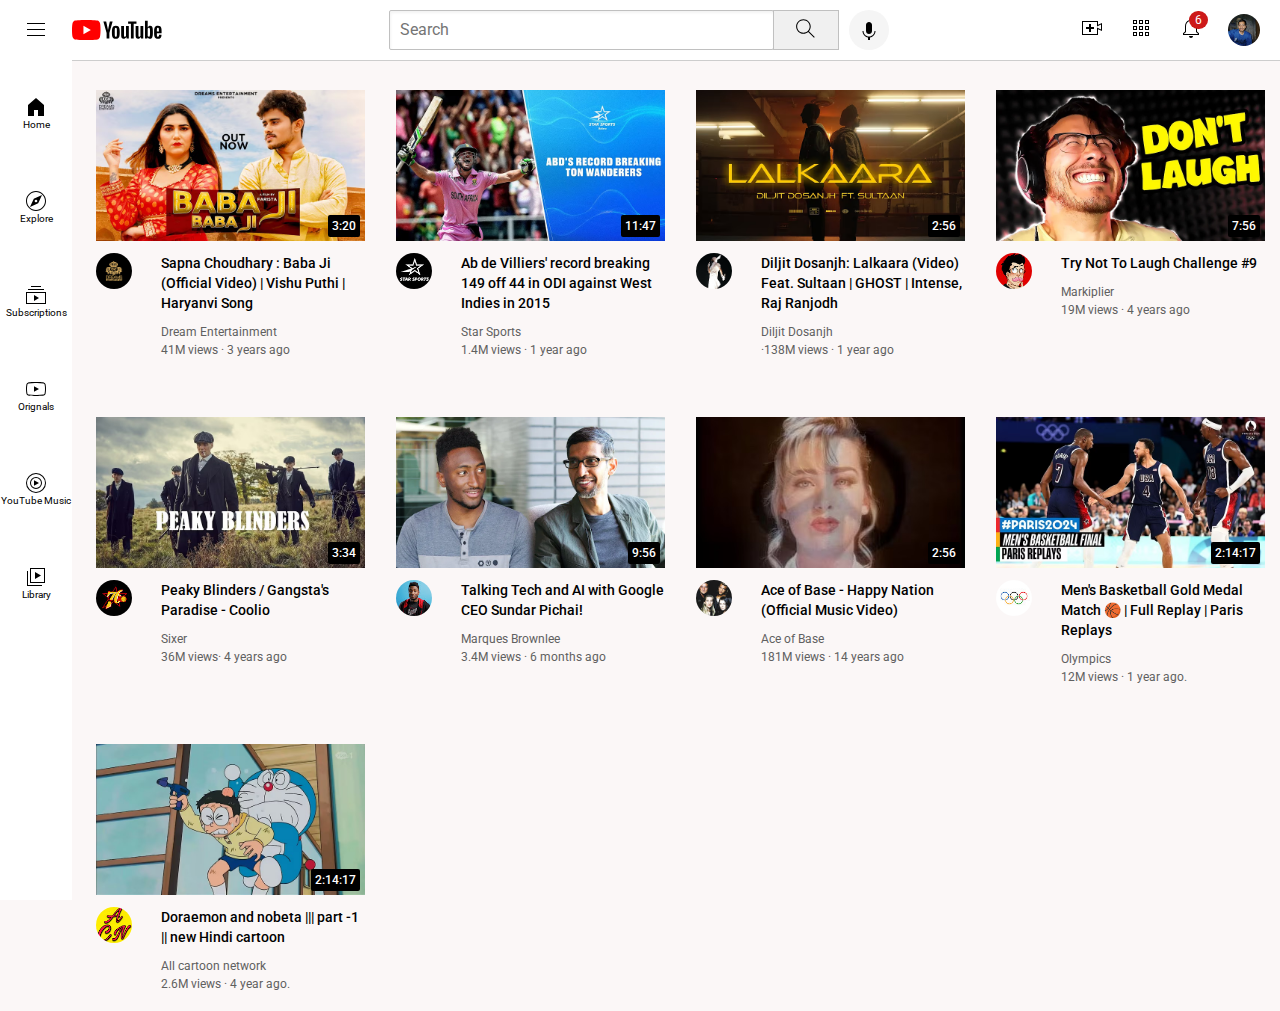
<file: index.html>
<!DOCTYPE html>
<html>
  <head>
    <title>YouTube.com Clone</title>

    <link rel="preconnect" href="https://fonts.googleapis.com">
    <link rel="preconnect" href="https://fonts.gstatic.com" crossorigin>
    <link href="https://fonts.googleapis.com/css2?family=Roboto:wght@400;500;700&display=swap" rel="stylesheet">

    <link rel="stylesheet" href="styles/general.css">
    <link rel="stylesheet" href="styles/header.css">
    <link rel="stylesheet" href="styles/video.css">
    <link rel="stylesheet" href="styles/sidebar.css">

  </head>
  <body >
    <div class="header">
      <div class="left-section">
        <img class="hamburger-menu" src="icons/hamburger-menu.svg">
        <img class="youtube-logo" src="icons/youtube-logo.svg">
      </div>
      <div class="middle-section">
        <input class="search-bar" type="text" placeholder="Search">
        <button class="search-button">
          <img class="search-icon" src="icons/search.svg">
          <div  class="tooltip">   Search</div>
        </button>
        <button class="voice-search-button">
          <img class="voice-search-icon" src="icons/voice-search-icon.svg">
          <div  class="tooltip">   Search  with voice </div>

        </button>
      </div>

     


      <div class="right-section">

       

        <div  class="upload-icon-container"> 
        <img class="upload-icon " src="icons/upload.svg">
        <div  class="tooltip">  Create</div>
        </div>

        <div class="youtube-apps-icon-container">   
          <img class="youtube-apps-icon" src="icons/youtube-apps.svg">
          <div   class="tooltip" > Youtube Apps</div>
           </div>

        <div class="notifications-icon-container">
          <img class="notifications-icon" src="icons/notifications.svg">
        <div class="notifications-count"> 6</div>
        <div   class="tooltip" >Notifications</div>

        </div>
        <img class="current-user-picture" src="  channel-pictures/arjun compressed image.jpeg">
      </div>
    </div>


    <div class=" sidebar">

        
      <div class="sidebar-link"> <img src="icons/home.svg"> 

         
      <div> Home</div>
       </div>
      <div class="sidebar-link">  <img src="icons/explore.svg">
      
        <div> Explore</div>
      
      </div>
      
      <div class="sidebar-link"><img src="icons/subscriptions.svg">
        <div> Subscriptions</div>
      </div>
      <div class="sidebar-link"><img src="icons/originals.svg">
        <div> Orignals</div>
      </div>
      <div class="sidebar-link"><img src="icons/youtube-music.svg"> 
        <div> YouTube Music</div>
      </div>
      <div class="sidebar-link"> <img src="icons/library.svg">
        <div>  Library</div>
      </div> 
      


    </div>



    <div class="video-grid">
     
      

      <div class="video-preview">
        <div class="thumbnail-row">
          <a  href=" https://youtu.be/tnlnqTRV5ZQ?si=m0fZqmOHglmYIS2W">  <img class="thumbnail" src=" thumbnails/thumbnailbaba.jpeg"></a>

           <div class="video-time"> 3:20</div>
        </div>
        <div class="video-info-grid">
          <div class="channel-picture">
            <img class="profile-picture" src="channel-pictures/channel_baba_profile.jpeg">
          </div>
          <div class="video-info">
            <p class="video-title">
              Sapna Choudhary : Baba Ji (Official Video) | Vishu Puthi | Haryanvi Song


            </p>
            <p class="video-author">
              Dream Entertainment
            </p>
            <p class="video-stats">
               41M views &#183; 3 years ago
             
            </p>
          </div>
        </div>
      </div>

      <div class="video-preview">
        <div class="thumbnail-row">
          <a href=" https://youtu.be/a6d3QKp1dsA?si=5dMQEkmOsxAntUpC">  
            <img class="thumbnail" src=" thumbnails/ab_thumbnail.jpeg">

          </a>
          <div class="video-time"> 11:47</div>

        </div>
        <div class="video-info-grid">
          <div class="channel-picture">
            <img class="profile-picture" src=" channel-pictures/star_sports.jpeg ">
          </div>
          <div class="video-info">
            <p class="video-title">
              Ab de Villiers' record breaking 149 off 44 in ODI against West Indies in 2015
            </p>
            <p class="video-author">
              Star Sports
            </p>
            <p class="video-stats">
              1.4M views &#183; 1 year ago
            </p>
          </div>
        </div>
      </div>

      <div class="video-preview">
        <div class="thumbnail-row">
          <a href=" https://youtu.be/-mgGnx1p3b8?si=ySnn9lmJYo7nTDdV"> 
          <img class="thumbnail" src="thumbnails/lalkara_thumbnail.avif">

          </a>
          <div class="video-time"> 2:56</div>

        </div>
        <div class="video-info-grid">
          <div class="channel-picture">
            <img class="profile-picture" src=" channel-pictures/diljit_dosanjh.jpg">
          </div>
          <div class="video-info">
            <p class="video-title">
              Diljit Dosanjh: Lalkaara (Video) Feat. Sultaan | GHOST | Intense, Raj Ranjodh
            </p>
            <p class="video-author">
              Diljit Dosanjh
            </p>
            <p class="video-stats">
 &#183;138M views &#183; 1 year ago
         
            </p>
          </div>
        </div>
      </div>
      <div class="video-preview">
        <div class="thumbnail-row">
          <a href=" https://youtube.com/shorts/ZLuyMI5nTpk?si=f-IrJeG_lLnJFlwa "> 
          <img class="thumbnail" src="thumbnails/thumbnail-2.webp">
        </a>
          <div class="video-time"> 7:56</div>
        </div>
        <div class="video-info-grid">
          <div class="channel-picture">
            <img class="profile-picture" src="channel-pictures/channel-2.jpeg">
          </div>
          <div class="video-info">
            <p class="video-title">
              Try Not To Laugh Challenge #9
            </p>
            <p class="video-author">
              Markiplier
            </p>
            <p class="video-stats">
              19M views &#183; 4 years ago
            </p>
          </div>
        </div>
      </div>      

      <div class="video-preview">
        <div class="thumbnail-row">

          <a href="https://youtu.be/GVUqZC7lNiw?si=gCQ7sq8H6h6XldbB" >   <img class="thumbnail" src=" thumbnails/peaky_blinders.jpeg  ">
 </a>
          <div class="video-time"> 3:34</div>
        </div>
        <div class="video-info-grid">
          <div class="channel-picture">
            <img class="profile-picture" src=" channel-pictures/peaky_blinders_channel.jpeg ">
          </div>
          <div class="video-info">
            <p class="video-title">
              Peaky Blinders / Gangsta's Paradise - Coolio

             
            </p>
            <p class="video-author">
              Sixer
            </p>
            <p class="video-stats">
              36M views&#183
              4 years ago
            </p>
          </div>
        </div>
    </div>
    <div class="video-preview">
        <div class="thumbnail-row">

          <a href="https://youtu.be/n2RNcPRtAiY?si=lrmgU3D-LVxA76T6 "><img class="thumbnail" src="thumbnails/thumbnail-1.webp"> </a>
          <div class="video-time"> 9:56</div>
        </div>
        <div class="video-info-grid">
          <div class="channel-picture">
            <img class="profile-picture" src="channel-pictures/channel-1.jpeg">
          </div>
          <div class="video-info">
            <p class="video-title">
              Talking Tech and AI with Google CEO Sundar Pichai!
            </p>
            <p class="video-author">
              Marques Brownlee
            </p>
            <p class="video-stats">
              3.4M views &#183; 6 months ago
            </p>
          </div>
        </div>
      </div>

      <div class="video-preview">
        <div class="thumbnail-row">
          <a href=" https://youtu.be/HWjCStB6k4o?si=GVbld9HBxQyaAbZm"  >   <img class="thumbnail" src=" thumbnails/ace-of-base.jpeg"></a>


          <div class="video-time"> 2:56</div>
        </div>
        <div class="video-info-grid">
          <div class="channel-picture">
            <img class="profile-picture" src="channel-pictures/channel-ace0f-base.jpeg">
          </div>
          <div class="video-info">
            <p class="video-title">
              Ace of Base - Happy Nation (Official Music Video)



            </p>
            <p class="video-author">

              Ace of Base
            </p>
            <p class="video-stats">
              181M views  &#183; 14 years ago
            </p>
          </div>
        </div>
      </div>   
      <div class="video-preview">
        <div class="thumbnail-row">
          
          <a href="https://youtu.be/uJs693eNfuQ?si=Hw5dbRtwEwm2nvyc ">
          <img class="thumbnail" src="thumbnails/gold-medal.jpeg ">

          </a>


          <div class="video-time"> 2:14:17</div>
        </div>
        <div class="video-info-grid">
          <div class="channel-picture">
            <img class="profile-picture" src=" channel-pictures/gold-olympics.jpeg">
          </div>
          <div class="video-info">
            <p class="video-title">

              Men's Basketball Gold Medal Match 🏀 | Full Replay | Paris Replays



            </p>
            <p class="video-author">
              Olympics
            </p>
            <p class="video-stats">
              12M views  &#183; 1  year ago.
            </p>
          </div>
        </div>
      </div>   
      <div class="video-preview">
        <div class="thumbnail-row">
          <a href=" https://youtu.be/tnNAQ1HcKTU?si=6oFEqzh3UtiuHWPK">
            <img class="thumbnail" src="thumbnails/doremon.jpeg ">
          </a>


          <div class="video-time"> 2:14:17</div>
        </div>
        <div class="video-info-grid">
          <div class="channel-picture">
            <img class="profile-picture" src=" channel-pictures/all-carton-network.jpeg">
          </div>
          <div class="video-info">
            <p class="video-title">

              Doraemon and nobeta ||| part -1 || new Hindi cartoon



            </p>
            <p class="video-author">
              All cartoon  network
            </p>
            <p class="video-stats">
              2.6M views  &#183; 4  year ago.
            </p>
          </div>
        </div>
      </div>   
       

    </div>
  </body>
</html>
</file>
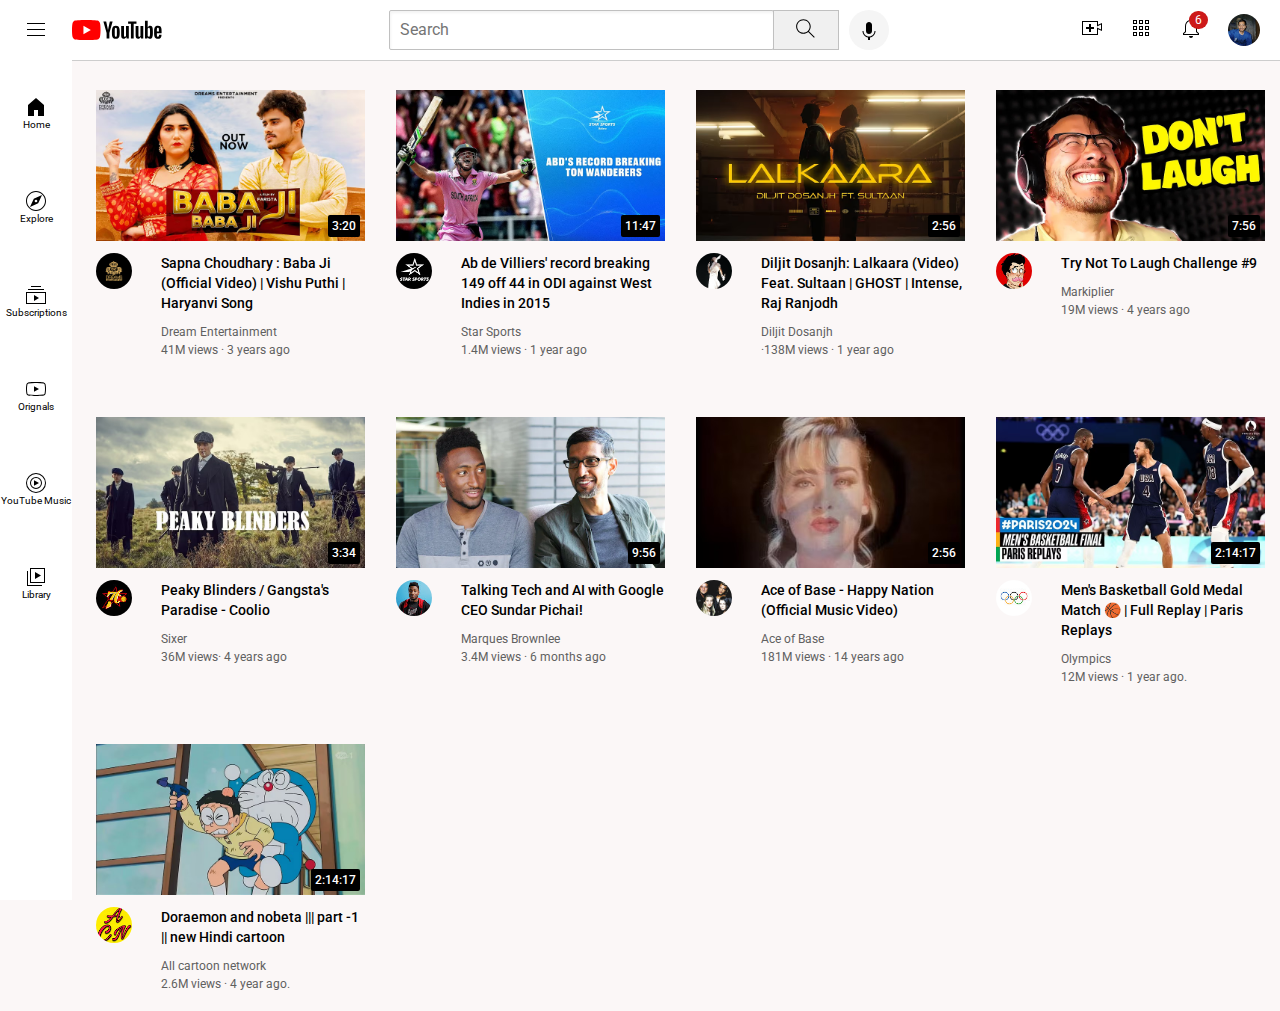
<file: youtube.html>
<!DOCTYPE html>
<html>
  <head>
    <title>YouTube.com Clone</title>

    <link rel="preconnect" href="https://fonts.googleapis.com">
    <link rel="preconnect" href="https://fonts.gstatic.com" crossorigin>
    <link href="https://fonts.googleapis.com/css2?family=Roboto:wght@400;500;700&display=swap" rel="stylesheet">

    <link rel="stylesheet" href="styles/general.css">
    <link rel="stylesheet" href="styles/header.css">
    <link rel="stylesheet" href="styles/video.css">
    <link rel="stylesheet" href="styles/sidebar.css">

  </head>
  <body >
    <div class="header">
      <div class="left-section">
        <img class="hamburger-menu" src="icons/hamburger-menu.svg">
        <img class="youtube-logo" src="icons/youtube-logo.svg">
      </div>
      <div class="middle-section">
        <input class="search-bar" type="text" placeholder="Search">
        <button class="search-button">
          <img class="search-icon" src="icons/search.svg">
          <div  class="tooltip">   Search</div>
        </button>
        <button class="voice-search-button">
          <img class="voice-search-icon" src="icons/voice-search-icon.svg">
          <div  class="tooltip">   Search  with voice </div>

        </button>
      </div>

     


      <div class="right-section">

       

        <div  class="upload-icon-container"> 
        <img class="upload-icon " src="icons/upload.svg">
        <div  class="tooltip">  Create</div>
        </div>

        <div class="youtube-apps-icon-container">   
          <img class="youtube-apps-icon" src="icons/youtube-apps.svg">
          <div   class="tooltip" > Youtube Apps</div>
           </div>

        <div class="notifications-icon-container">
          <img class="notifications-icon" src="icons/notifications.svg">
        <div class="notifications-count"> 6</div>
        <div   class="tooltip" >Notifications</div>

        </div>
        <img class="current-user-picture" src="  channel-pictures/arjun compressed image.jpeg">
      </div>
    </div>


    <div class=" sidebar">

        
      <div class="sidebar-link"> <img src="icons/home.svg"> 

         
      <div> Home</div>
       </div>
      <div class="sidebar-link">  <img src="icons/explore.svg">
      
        <div> Explore</div>
      
      </div>
      
      <div class="sidebar-link"><img src="icons/subscriptions.svg">
        <div> Subscriptions</div>
      </div>
      <div class="sidebar-link"><img src="icons/originals.svg">
        <div> Orignals</div>
      </div>
      <div class="sidebar-link"><img src="icons/youtube-music.svg"> 
        <div> YouTube Music</div>
      </div>
      <div class="sidebar-link"> <img src="icons/library.svg">
        <div>  Library</div>
      </div> 
      


    </div>



    <div class="video-grid">
     
      

      <div class="video-preview">
        <div class="thumbnail-row">
          <a  href=" https://youtu.be/tnlnqTRV5ZQ?si=m0fZqmOHglmYIS2W">  <img class="thumbnail" src=" thumbnails/thumbnailbaba.jpeg"></a>

           <div class="video-time"> 3:20</div>
        </div>
        <div class="video-info-grid">
          <div class="channel-picture">
            <img class="profile-picture" src="channel-pictures/channel_baba_profile.jpeg">
          </div>
          <div class="video-info">
            <p class="video-title">
              Sapna Choudhary : Baba Ji (Official Video) | Vishu Puthi | Haryanvi Song


            </p>
            <p class="video-author">
              Dream Entertainment
            </p>
            <p class="video-stats">
               41M views &#183; 3 years ago
             
            </p>
          </div>
        </div>
      </div>

      <div class="video-preview">
        <div class="thumbnail-row">
          <a href=" https://youtu.be/a6d3QKp1dsA?si=5dMQEkmOsxAntUpC">  
            <img class="thumbnail" src=" thumbnails/ab_thumbnail.jpeg">

          </a>
          <div class="video-time"> 11:47</div>

        </div>
        <div class="video-info-grid">
          <div class="channel-picture">
            <img class="profile-picture" src=" channel-pictures/star_sports.jpeg ">
          </div>
          <div class="video-info">
            <p class="video-title">
              Ab de Villiers' record breaking 149 off 44 in ODI against West Indies in 2015
            </p>
            <p class="video-author">
              Star Sports
            </p>
            <p class="video-stats">
              1.4M views &#183; 1 year ago
            </p>
          </div>
        </div>
      </div>

      <div class="video-preview">
        <div class="thumbnail-row">
          <a href=" https://youtu.be/-mgGnx1p3b8?si=ySnn9lmJYo7nTDdV"> 
          <img class="thumbnail" src="thumbnails/lalkara_thumbnail.avif">

          </a>
          <div class="video-time"> 2:56</div>

        </div>
        <div class="video-info-grid">
          <div class="channel-picture">
            <img class="profile-picture" src=" channel-pictures/diljit_dosanjh.jpg">
          </div>
          <div class="video-info">
            <p class="video-title">
              Diljit Dosanjh: Lalkaara (Video) Feat. Sultaan | GHOST | Intense, Raj Ranjodh
            </p>
            <p class="video-author">
              Diljit Dosanjh
            </p>
            <p class="video-stats">
 &#183;138M views &#183; 1 year ago
         
            </p>
          </div>
        </div>
      </div>
      <div class="video-preview">
        <div class="thumbnail-row">
          <a href=" https://youtube.com/shorts/ZLuyMI5nTpk?si=f-IrJeG_lLnJFlwa "> 
          <img class="thumbnail" src="thumbnails/thumbnail-2.webp">
        </a>
          <div class="video-time"> 7:56</div>
        </div>
        <div class="video-info-grid">
          <div class="channel-picture">
            <img class="profile-picture" src="channel-pictures/channel-2.jpeg">
          </div>
          <div class="video-info">
            <p class="video-title">
              Try Not To Laugh Challenge #9
            </p>
            <p class="video-author">
              Markiplier
            </p>
            <p class="video-stats">
              19M views &#183; 4 years ago
            </p>
          </div>
        </div>
      </div>      

      <div class="video-preview">
        <div class="thumbnail-row">

          <a href="https://youtu.be/GVUqZC7lNiw?si=gCQ7sq8H6h6XldbB" >   <img class="thumbnail" src=" thumbnails/peaky_blinders.jpeg  ">
 </a>
          <div class="video-time"> 3:34</div>
        </div>
        <div class="video-info-grid">
          <div class="channel-picture">
            <img class="profile-picture" src=" channel-pictures/peaky_blinders_channel.jpeg ">
          </div>
          <div class="video-info">
            <p class="video-title">
              Peaky Blinders / Gangsta's Paradise - Coolio

             
            </p>
            <p class="video-author">
              Sixer
            </p>
            <p class="video-stats">
              36M views&#183
              4 years ago
            </p>
          </div>
        </div>
    </div>
    <div class="video-preview">
        <div class="thumbnail-row">

          <a href="https://youtu.be/n2RNcPRtAiY?si=lrmgU3D-LVxA76T6 "><img class="thumbnail" src="thumbnails/thumbnail-1.webp"> </a>
          <div class="video-time"> 9:56</div>
        </div>
        <div class="video-info-grid">
          <div class="channel-picture">
            <img class="profile-picture" src="channel-pictures/channel-1.jpeg">
          </div>
          <div class="video-info">
            <p class="video-title">
              Talking Tech and AI with Google CEO Sundar Pichai!
            </p>
            <p class="video-author">
              Marques Brownlee
            </p>
            <p class="video-stats">
              3.4M views &#183; 6 months ago
            </p>
          </div>
        </div>
      </div>

      <div class="video-preview">
        <div class="thumbnail-row">
          <a href=" https://youtu.be/HWjCStB6k4o?si=GVbld9HBxQyaAbZm"  >   <img class="thumbnail" src=" thumbnails/ace-of-base.jpeg"></a>


          <div class="video-time"> 2:56</div>
        </div>
        <div class="video-info-grid">
          <div class="channel-picture">
            <img class="profile-picture" src="channel-pictures/channel-ace0f-base.jpeg">
          </div>
          <div class="video-info">
            <p class="video-title">
              Ace of Base - Happy Nation (Official Music Video)



            </p>
            <p class="video-author">

              Ace of Base
            </p>
            <p class="video-stats">
              181M views  &#183; 14 years ago
            </p>
          </div>
        </div>
      </div>   
      <div class="video-preview">
        <div class="thumbnail-row">
          
          <a href="https://youtu.be/uJs693eNfuQ?si=Hw5dbRtwEwm2nvyc ">
          <img class="thumbnail" src="thumbnails/gold-medal.jpeg ">

          </a>


          <div class="video-time"> 2:14:17</div>
        </div>
        <div class="video-info-grid">
          <div class="channel-picture">
            <img class="profile-picture" src=" channel-pictures/gold-olympics.jpeg">
          </div>
          <div class="video-info">
            <p class="video-title">

              Men's Basketball Gold Medal Match 🏀 | Full Replay | Paris Replays



            </p>
            <p class="video-author">
              Olympics
            </p>
            <p class="video-stats">
              12M views  &#183; 1  year ago.
            </p>
          </div>
        </div>
      </div>   
      <div class="video-preview">
        <div class="thumbnail-row">
          <a href=" https://youtu.be/tnNAQ1HcKTU?si=6oFEqzh3UtiuHWPK">
            <img class="thumbnail" src="thumbnails/doremon.jpeg ">
          </a>


          <div class="video-time"> 2:14:17</div>
        </div>
        <div class="video-info-grid">
          <div class="channel-picture">
            <img class="profile-picture" src=" channel-pictures/all-carton-network.jpeg">
          </div>
          <div class="video-info">
            <p class="video-title">

              Doraemon and nobeta ||| part -1 || new Hindi cartoon



            </p>
            <p class="video-author">
              All cartoon  network
            </p>
            <p class="video-stats">
              2.6M views  &#183; 4  year ago.
            </p>
          </div>
        </div>
      </div>   
       

    </div>
  </body>
</html>
</file>
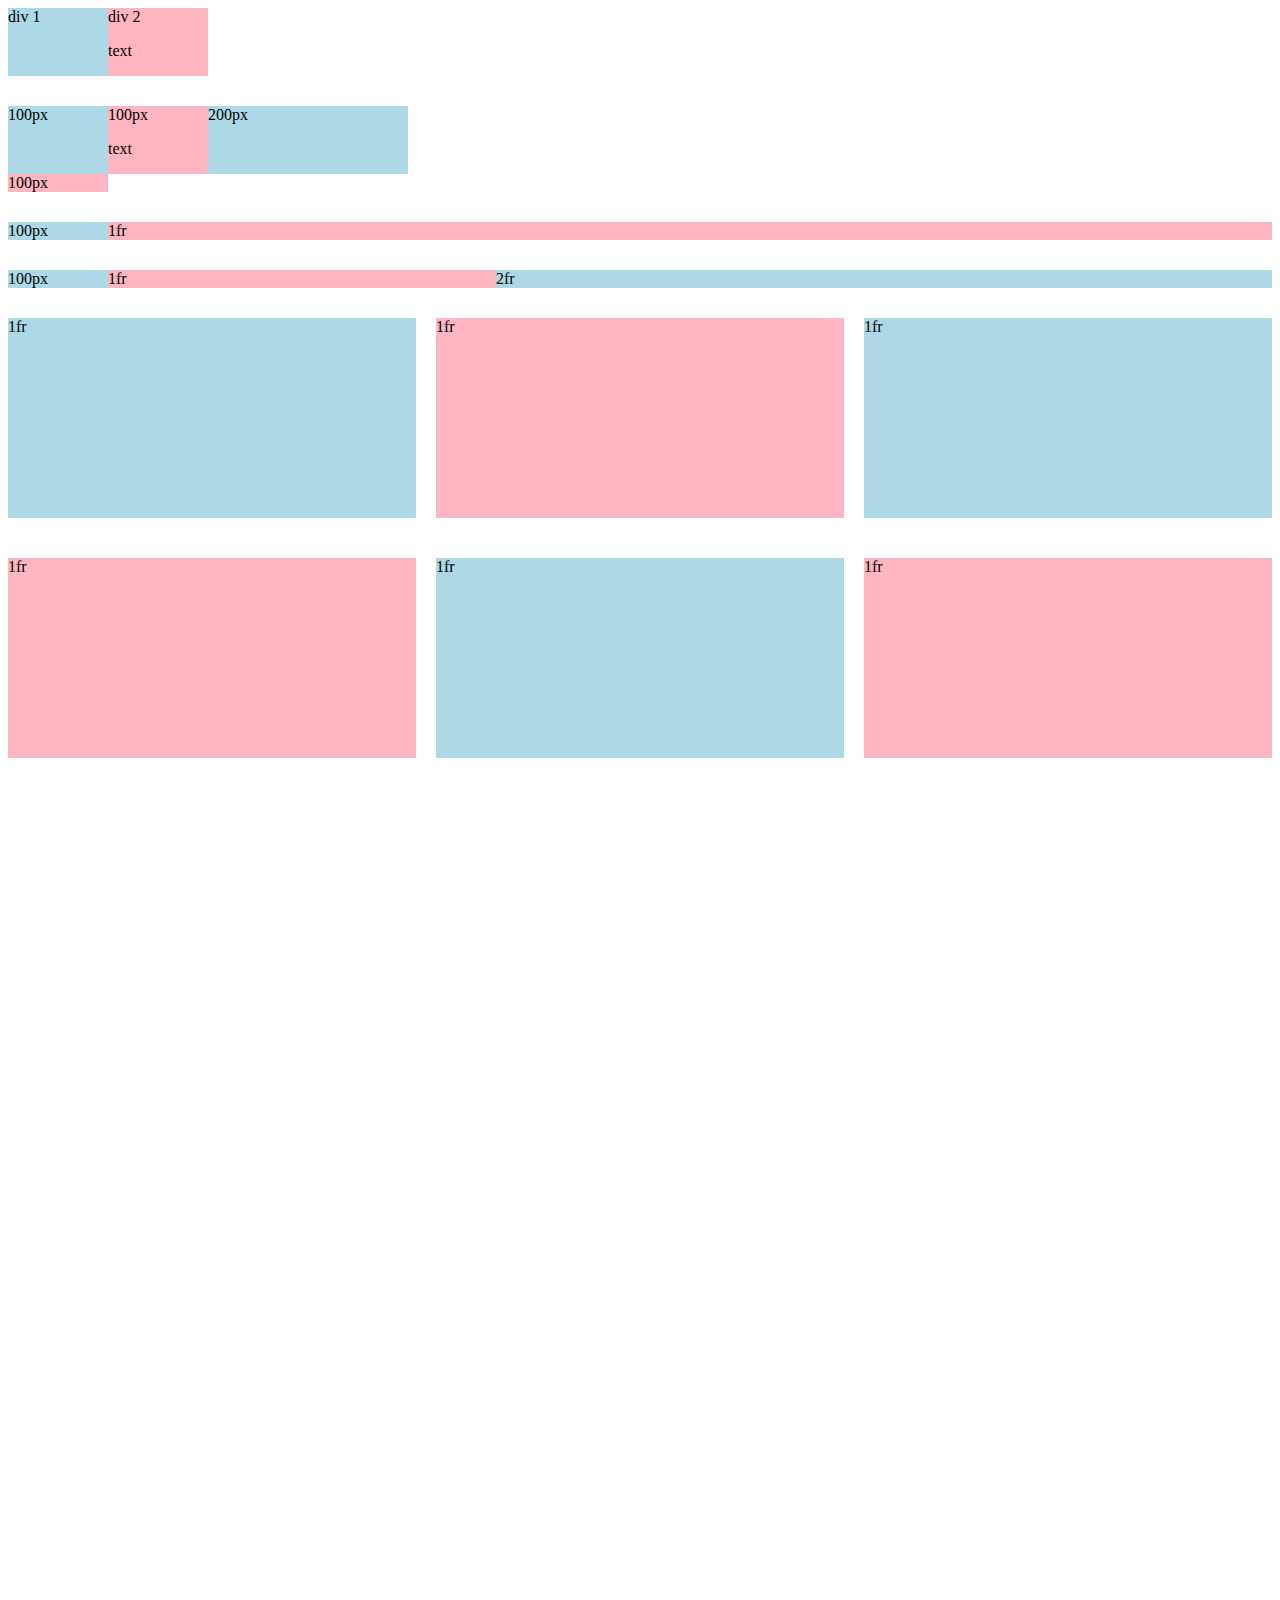
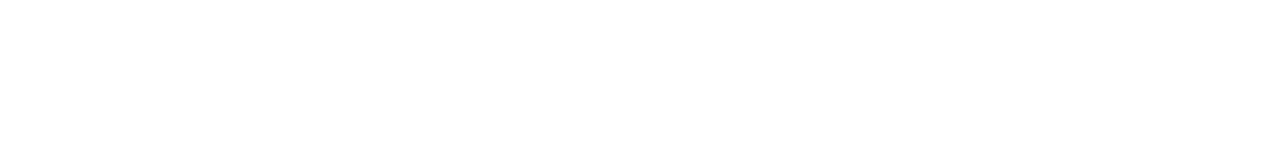
<file: channel-pictures/grid..html>
<!DOCTYPE html>
<html>
  <head>
    <title>Grid Practice</title>
  </head>
  <body style="padding-bottom: 1000px;">
    <div style="
      display: grid;
      grid-template-columns: 100px 100px;
    ">
      <div style="background-color: lightblue;" > div 1</div>
      <div style="background-color: lightpink;">div 2<p>text</p></div>
    </div>

    <div style="
      margin-top: 30px;
      display: grid;
      grid-template-columns: 100px 100px 200px;
    ">
      <div style="background-color: lightblue;">100px</div>
      <div style="background-color: lightpink;">100px<p>text</p></div>
      <div style="background-color: lightblue;">200px</div>
      <div style="background-color: lightpink;">100px</div>
    </div>

    <div style="
      margin-top: 30px;
      display: grid;
      grid-template-columns: 100px 1fr;
    ">
      <div style="background-color: lightblue;">100px</div>
      <div style="background-color: lightpink;">1fr</div>
    </div>

    <div style="
      margin-top: 30px;
      display: grid;
      grid-template-columns: 100px 1fr 2fr;
    ">
      <div style="background-color: lightblue;">100px</div>
      <div style="background-color: lightpink;">1fr</div>
      <div style="background-color: lightblue;">2fr</div>
    </div>

    <div style="
      margin-top: 30px;
      display: grid;
      grid-template-columns: 1fr 1fr 1fr;
      column-gap: 20px;
      row-gap: 40px;
    ">
      <div style="background-color: lightblue; height: 200px;">1fr</div>
      <div style="background-color: lightpink; height: 200px;">1fr</div>
      <div style="background-color: lightblue; height: 200px;">1fr</div>
      <div style="background-color: lightpink; height: 200px;">1fr</div>
      <div style="background-color: lightblue; height: 200px;">1fr</div>
      <div style="background-color: lightpink; height: 200px;">1fr</div>
    </div>
  </body>
</html>
</file>
<file: styles/general.css>
p{
        font-family: 'Roboto', Arial;
        font-size: 14px;
        margin-top:0;
        margin-bottom: 0px;
    }
    body{
        margin:0;
        padding-top: 50px;
        padding-left: 96px;
        background-color: rgb(251, 247, 247);
    }
</file>
<file: styles/header.css>
.header {
    height: 60px;
  
    display: flex;
    flex-direction: row;
    justify-content: space-between;
    position:fixed;
    top:0;
    left:0;
    right:0;
    background-color: white;
    border-bottom-width: 1px;
    border-bottom-style:solid ;
    border-bottom-color: rgb(205, 205, 205);
    z-index:100;

   
  }
  
  .left-section {
    display: flex;
    align-items: center;
  }
  
  .hamburger-menu {
    height: 24px;
    margin-left: 24px;
    margin-right: 24px;
  }
  
  .youtube-logo {
    height: 20px;
  }
  
  .middle-section {
    flex: 1;
    margin-left: 70px;
    margin-right: 35px;
    max-width: 500px;
    display: flex;
    align-items: center;
  }
  
  .search-bar {
    flex: 1;
    height: 36px;
    padding-left: 10px;
    font-size: 16px;
    border-width: 1px;
    border-style: solid;
    border-color: rgb(192, 192, 192);
    border-radius: 2px;
    box-shadow: inset 1px 2px 3px rgba(0, 0, 0, 0.05);
    width: 0;

  }
  
  .search-bar::placeholder {
    font-family: Roboto, Arial;
    font-size: 16px;
  }
  
  .search-button {
    height: 40px;
    width: 66px;
    background-color: rgb(240, 240, 240);
    border-width: 1px;
    border-style: solid;
    border-color: rgb(192, 192, 192);
    margin-left: -1px;
    margin-right: 10px;
  }
  .search-button .tooltip  , 
  .voice-search-button .tooltip , 
  .upload-icon-container .tooltip,
  .youtube-apps-icon-container .tooltip,
  .notifications-icon-container .tooltip
  {
    position: absolute;
    color: white;
    padding-top: 4px;
    padding-left: 8px;
    padding-right: 8px;
    padding-bottom: 4px;
    border-radius: 4px;
    font-size:12px;
    bottom: -30px;
    background-color: rgb(176, 175, 175);
    opacity: 0;
    transition: opacity  0.25s;
    pointer-events: none;
    white-space: nowrap;
    font-family: roboto,arial;
  }


  .search-button:hover .tooltip , 
   .voice-search-button:hover .tooltip  , 
   .upload-icon-container:hover .tooltip,
   .youtube-apps-icon-container:hover .tooltip,
   .notifications-icon-container:hover .tooltip
  {
    opacity:1;
  }
  
  .search-icon {
    height: 25px;

  }

  .voice-search-button  
  .search-button 
   .upload-icon-container 
  .youtube-apps-icon-container
  .notifications-icon-container
  {
    
    display:flex;
    justify-content: center;
    align-items: center;
    position:relative;
  }
  
  .voice-search-button {
    height: 40px;
    width: 40px;
    border-radius: 20px;
    border: none;
    background-color: rgb(245, 245, 245);
  }
  
  .voice-search-icon {
    margin-top: 4px;
    height: 24px;
  }
  
  .right-section {
    width: 180px;
    margin-right: 20px;
    display: flex;
    align-items: center;
    justify-content: space-between;
    flex-shrink: 0;
  }
  
  .upload-icon {
    height: 24px;
  }
  
  .youtube-apps-icon {
    height: 24px;
  }
  .notifications-icon-container
  {
    position:relative;
  }
  
  .notifications-icon {
    height: 24px;
  }

  .notifications-count
  {
    background-color: rgb(205, 25, 25);
    color: white;
    padding-left:6px;
    padding-right:6px;
    padding-top: 2px;
    padding-bottom: 2px;

    font-family: roboto,arial;
    font-size:12px;
    border-radius:10px;
    position:absolute;
    top:-5px;
    right:-5px;
    
  }
  
  .current-user-picture {
    height: 32px;
    width:32px;
    border-radius: 20px;
    object-fit:cover;

  }
</file>
<file: styles/video.css>
.video-author, .video-stats{

        font-size: 12px;
        color:rgb(96,96,96);


    }
    .video-author{
        margin-bottom: 4px;

    }
    
    .video-title{
        margin-top: 0;
        font-size: 14px;
        font-weight: 500;
        line-height: 20px;
        margin-bottom: 12px;
    }
        .thumbnail{
            width :100%;

        }

        .video-preview
         {
            
            margin-right:15px;
        }
        .video-info-grid
        {
            display: grid;
            grid-template-columns: 50px  1fr;
            column-gap: 15px;
            margin-bottom: 20px;

            
        }


    .profile-picture
    {
        width: 36px;
        border-radius: 50px;

    }    
    .thumbnail-row
    {
        margin-bottom: 8px ;
        position: relative;
    }

    .video-grid {
        display: grid;
        grid-template-columns: 1fr 1fr 1fr;
        column-gap: 16px;
        row-gap: 40px;
        margin-top:40px
      }

     @media ( max-width:600px) {
        
        .video-grid{
            
            grid-template-columns: 1fr 1fr;
        
        }
     }


     @media (( min-width:751px) and (  max-width:999px)) {
        
        .video-grid{
            
            grid-template-columns: 1fr 1fr 1fr 1fr;
        
        }
     }

     @media ( min-width:1000px) {
        
        .video-grid{
            
            grid-template-columns: 1fr 1fr 1fr 1fr;
        
        }
     }
      .video-time
      {
        background-color: black;
        color: white;
        position:absolute ;
        bottom: 8px;
        right:5px;
        font-family: roboto,arial;
        font-size:12px;
        font-weight: 500;
       padding: 4px;
       border-radius: 2px;
      }
</file>
<file: styles/sidebar.css>
.sidebar
{
    position:fixed;
    bottom: 0;
    top: 55px;
    left:0px;
    width: 72px;
    background-color:white;
    z-index:200;
    padding-top:10px;



}
    .sidebar-link
    {
        display:flex;
        height:94px;
        justify-content: center;
        align-items: center;
    flex-direction: column;
    cursor: pointer;

    }
    .sidebar-link:hover
    {

  background-color: lightgray;
    }
    .sidebar-link img{
        margin: bottom 4px; ;
        height:24px;
    }
    .sidebar-link div{
font-family:roboto,arial;
font-size:10px; ;

    }
</file>
